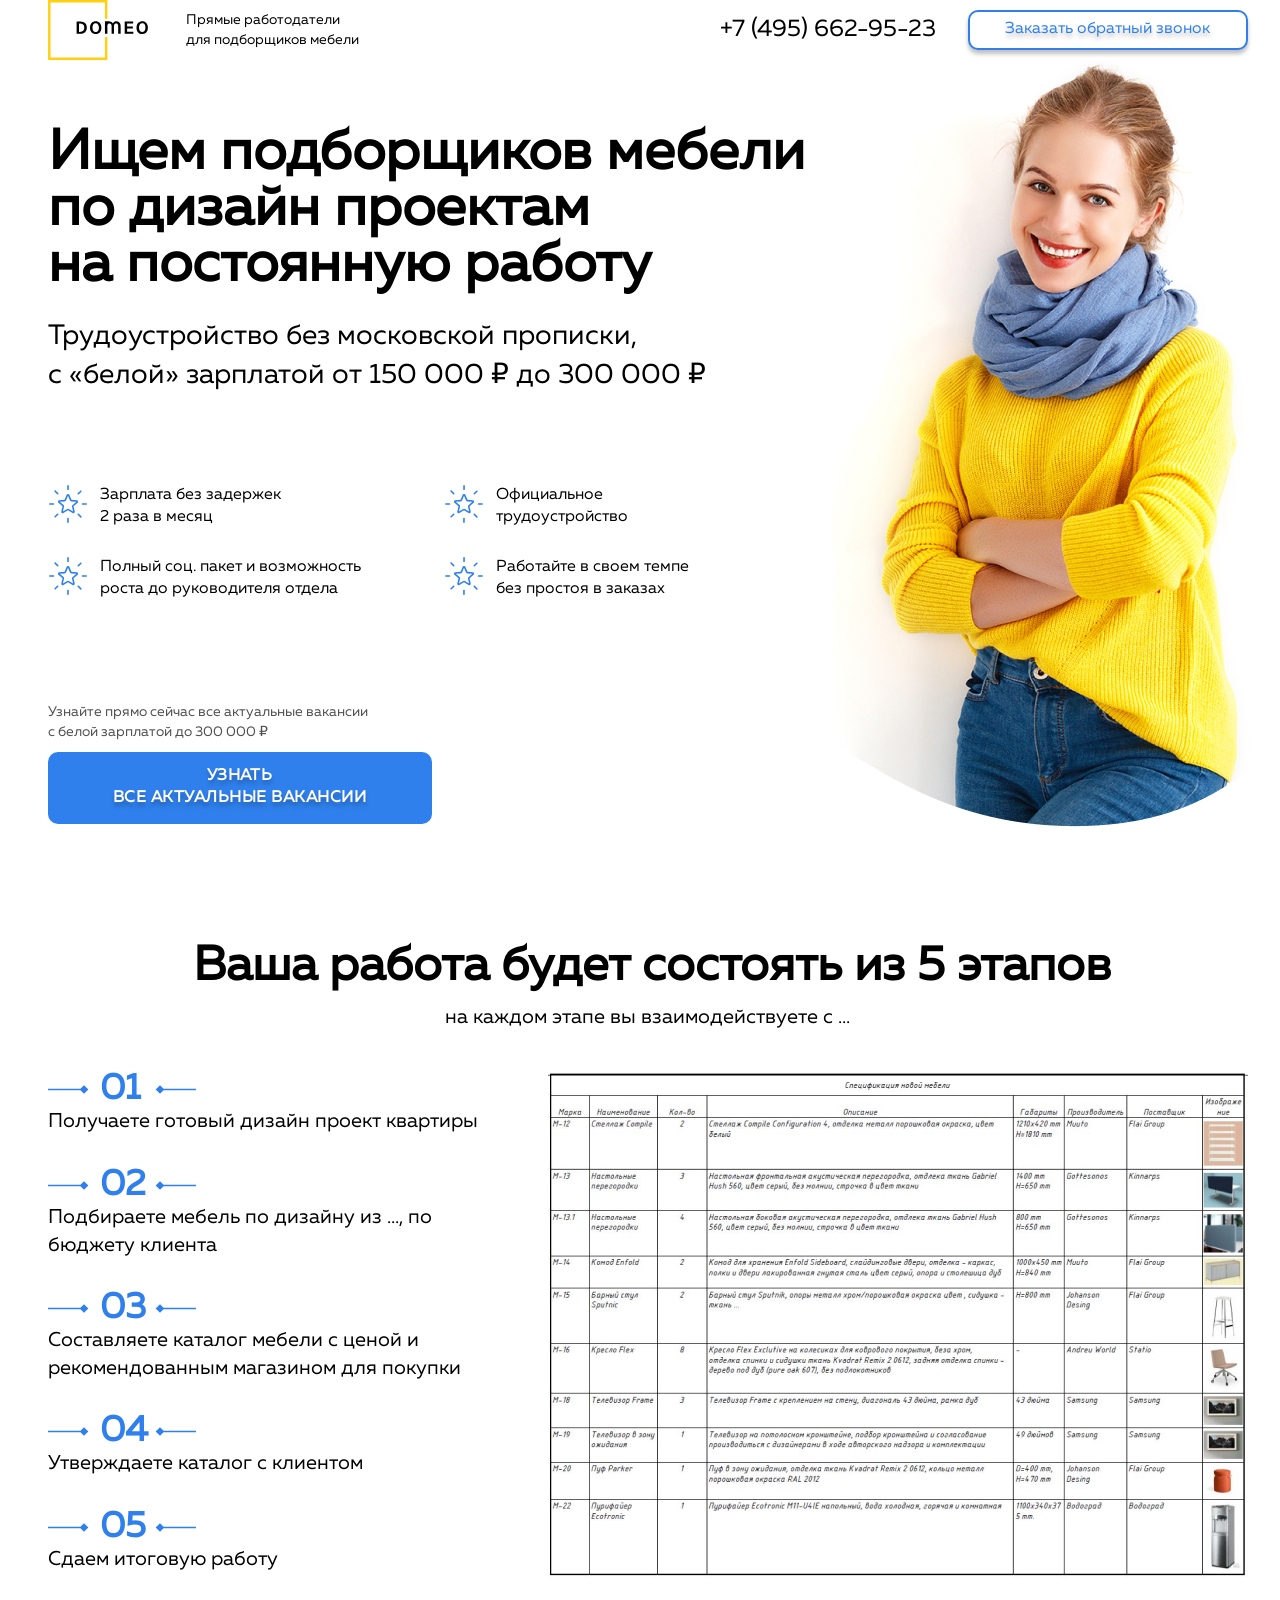
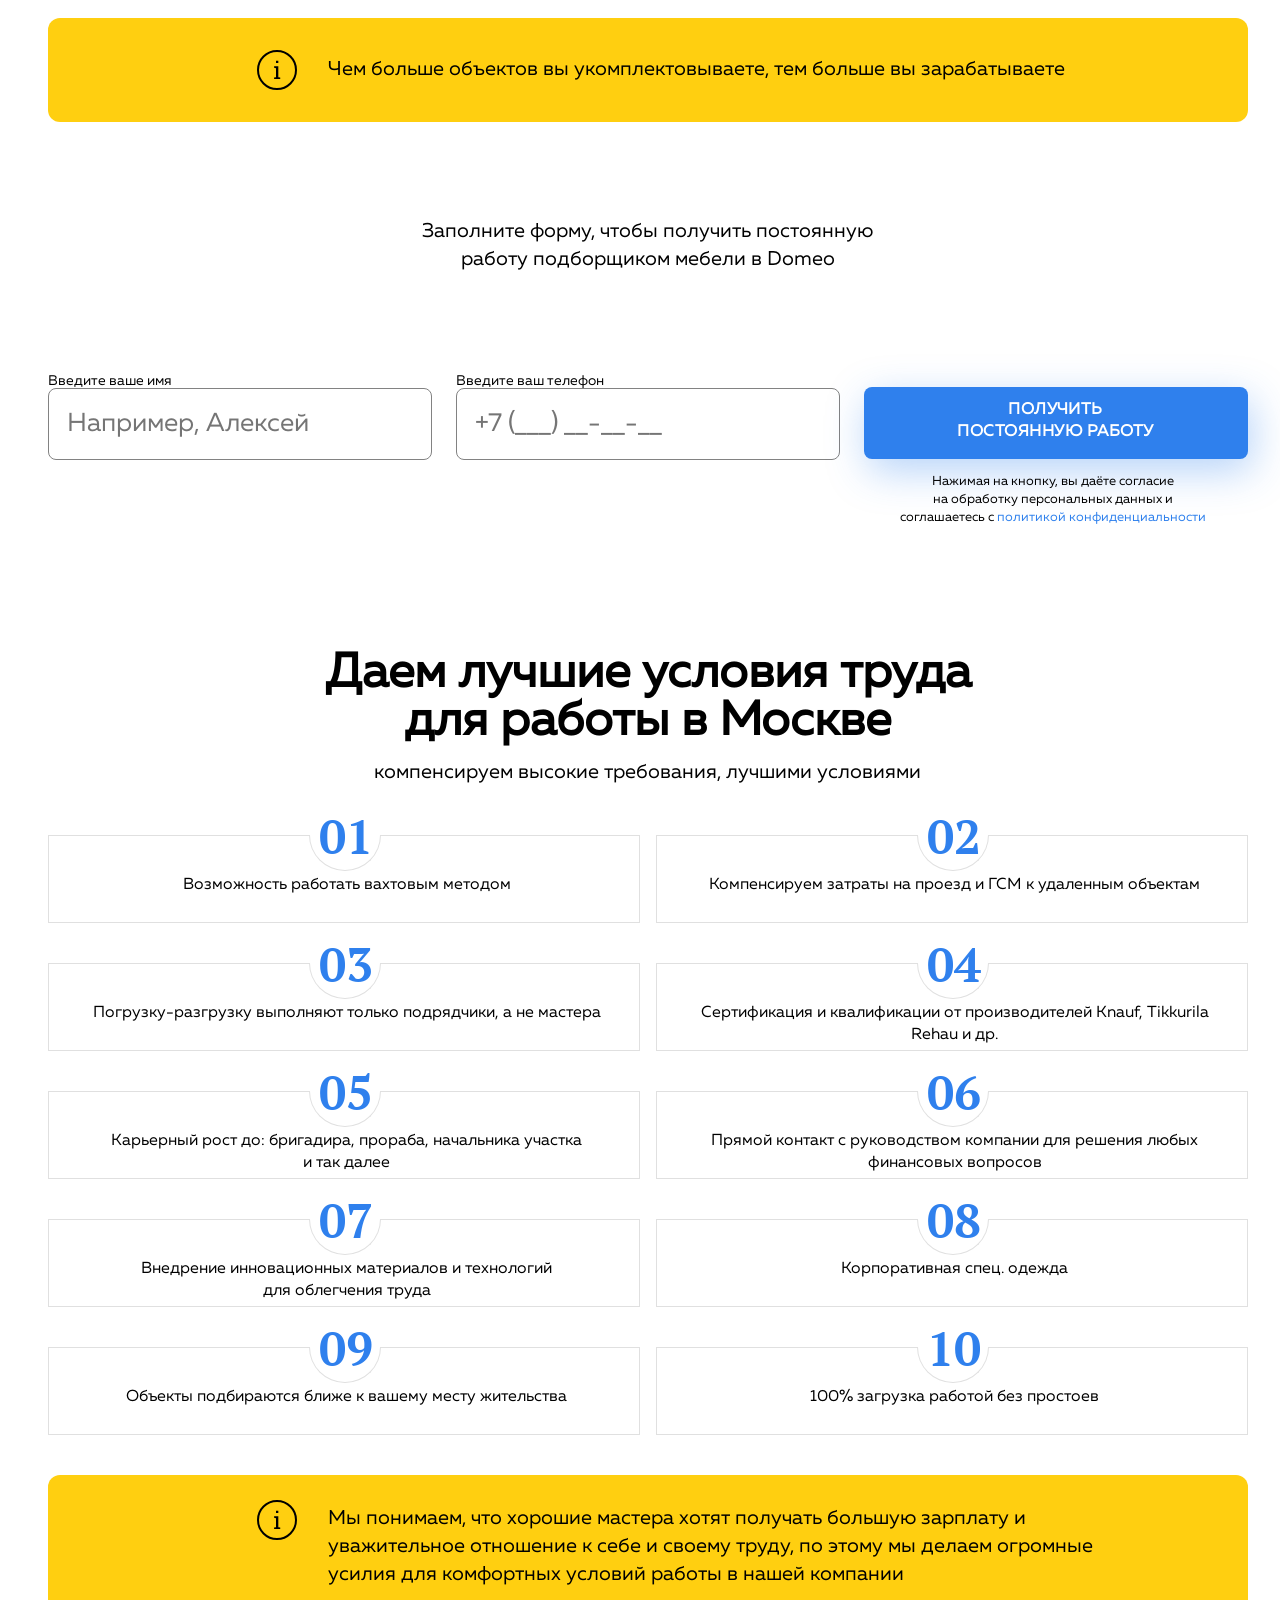
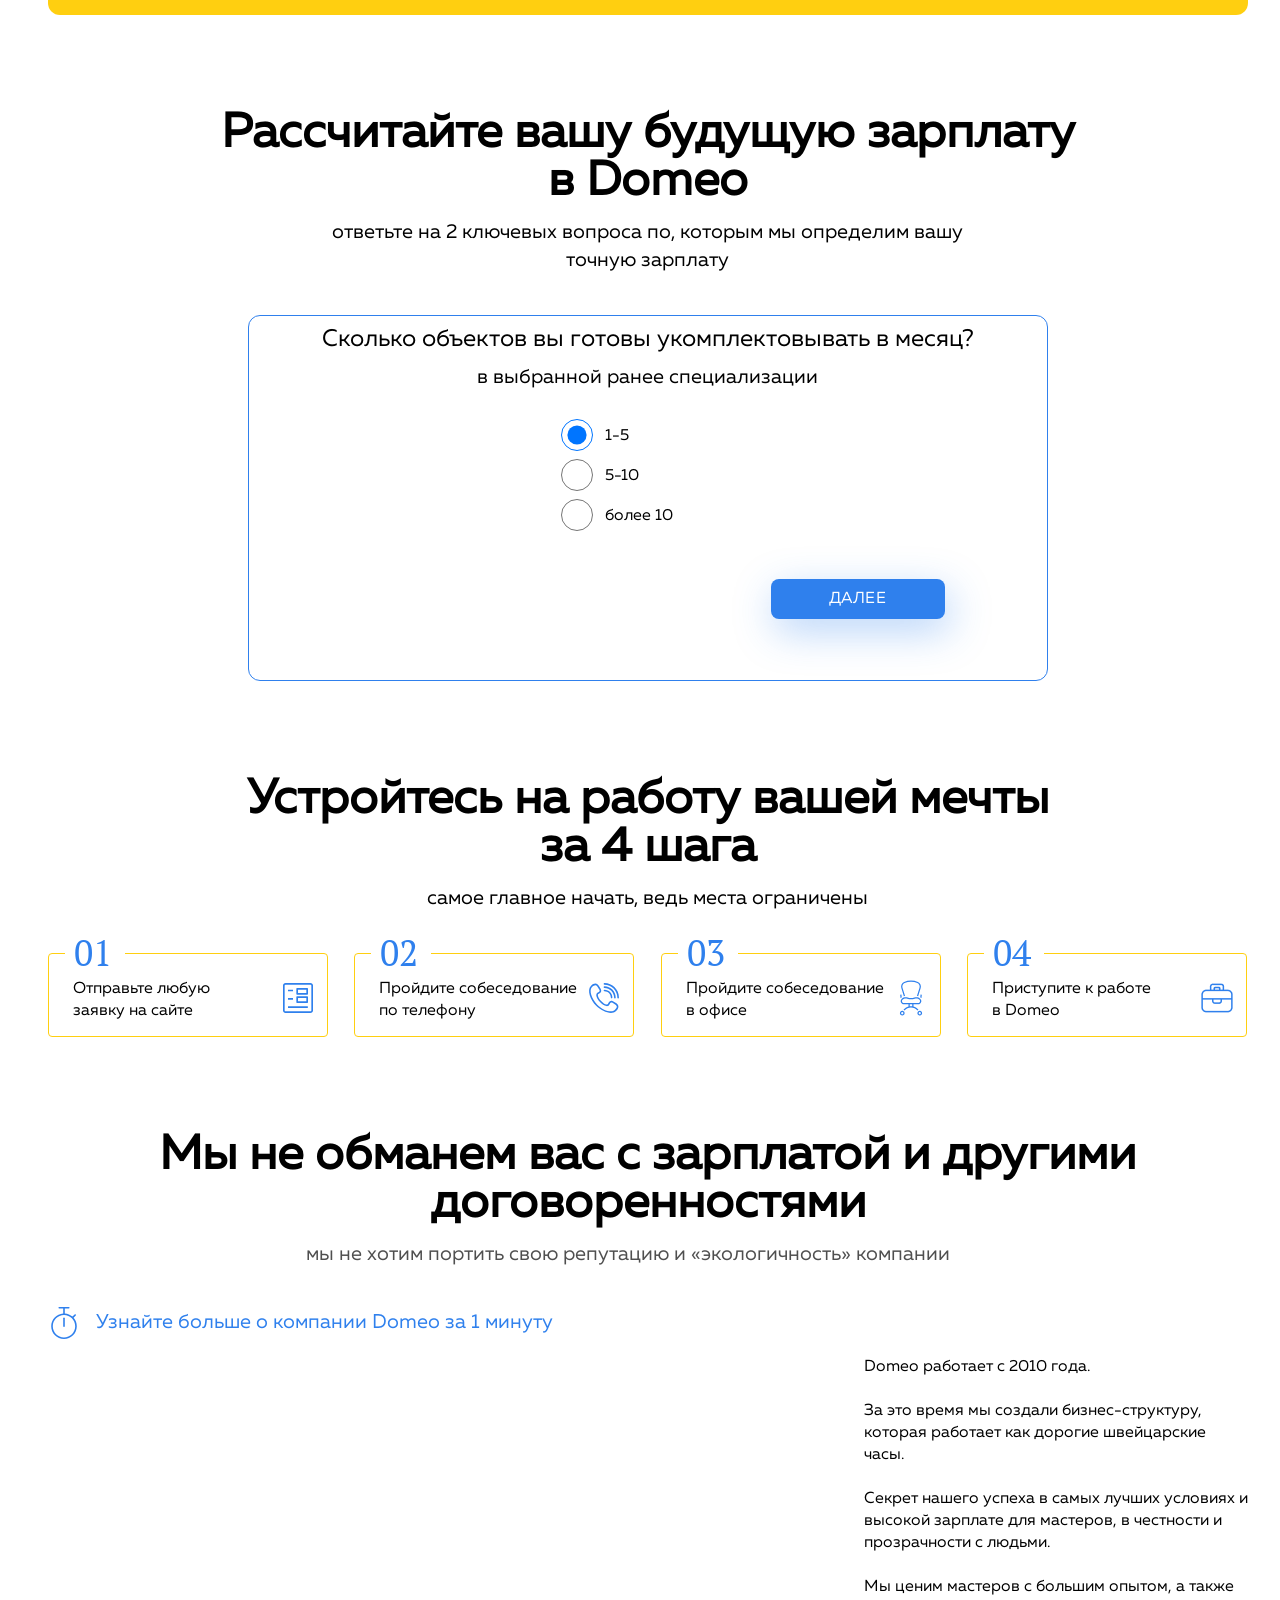
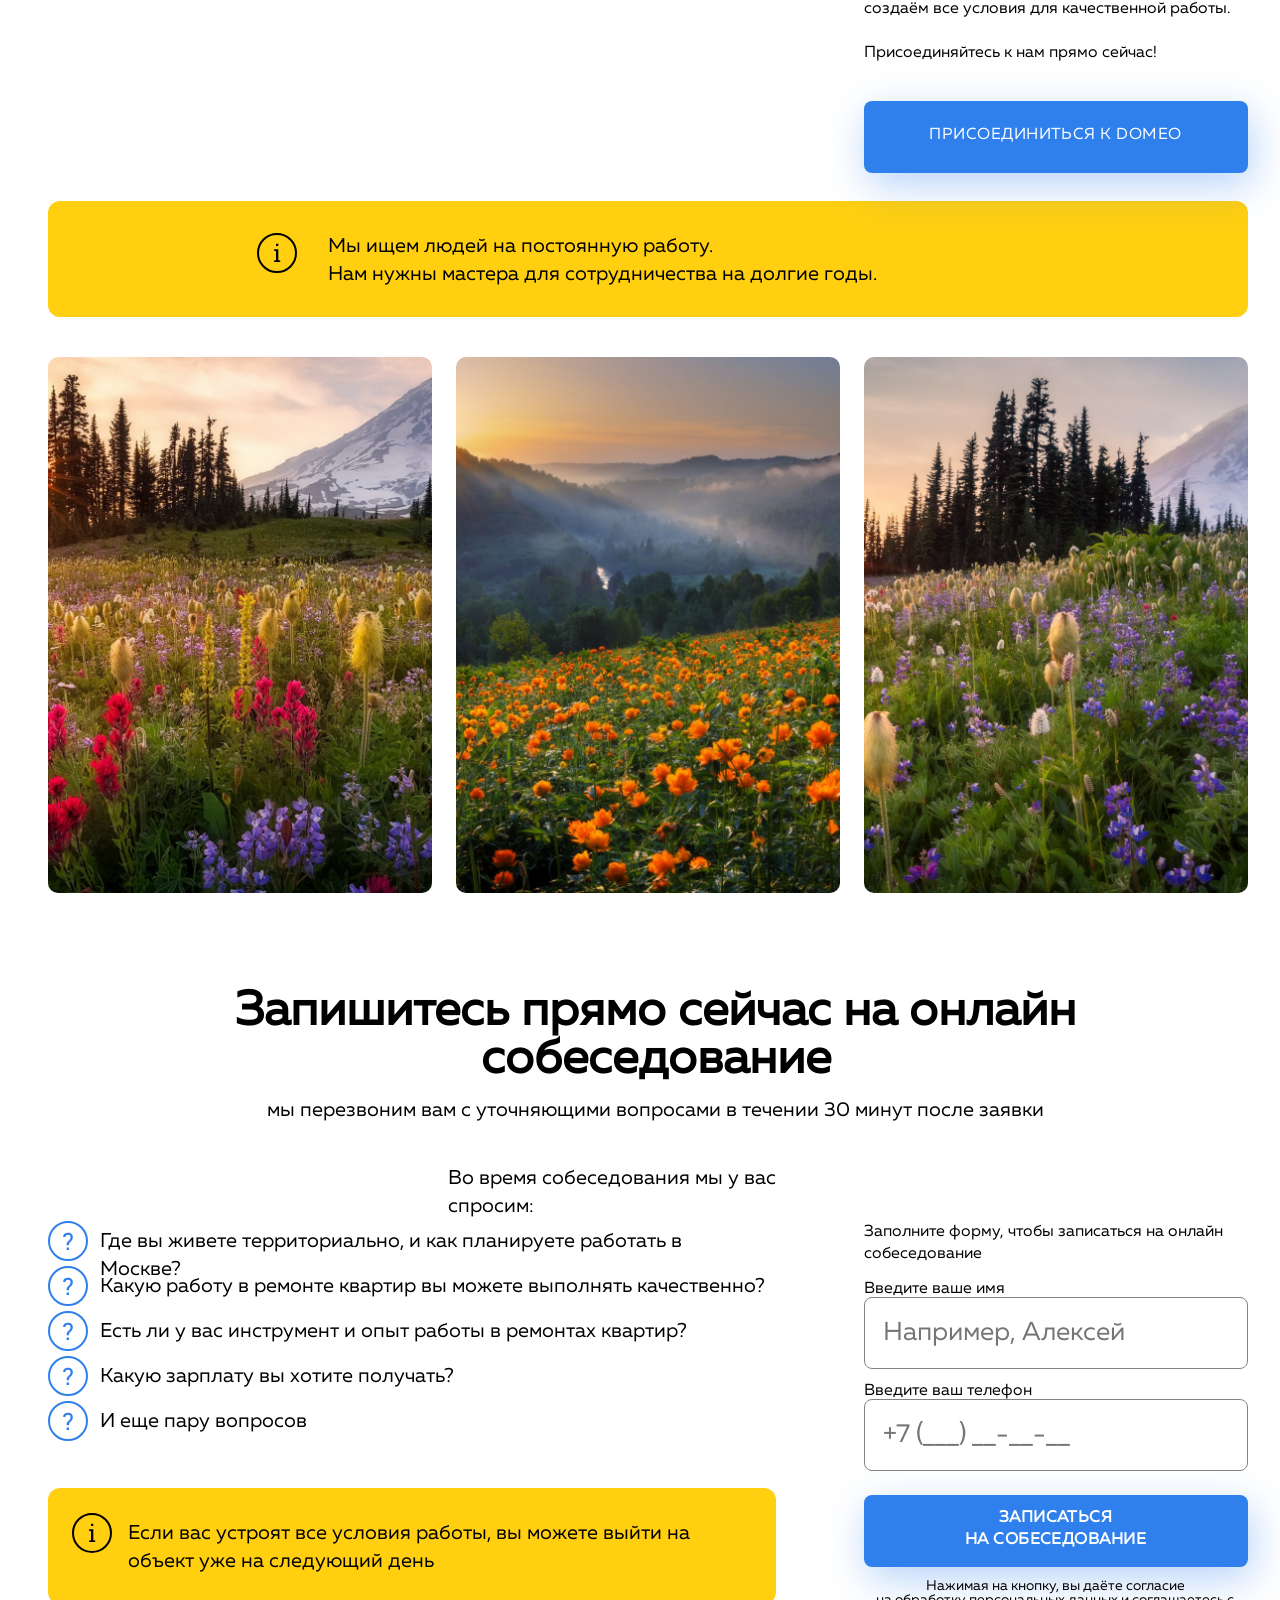
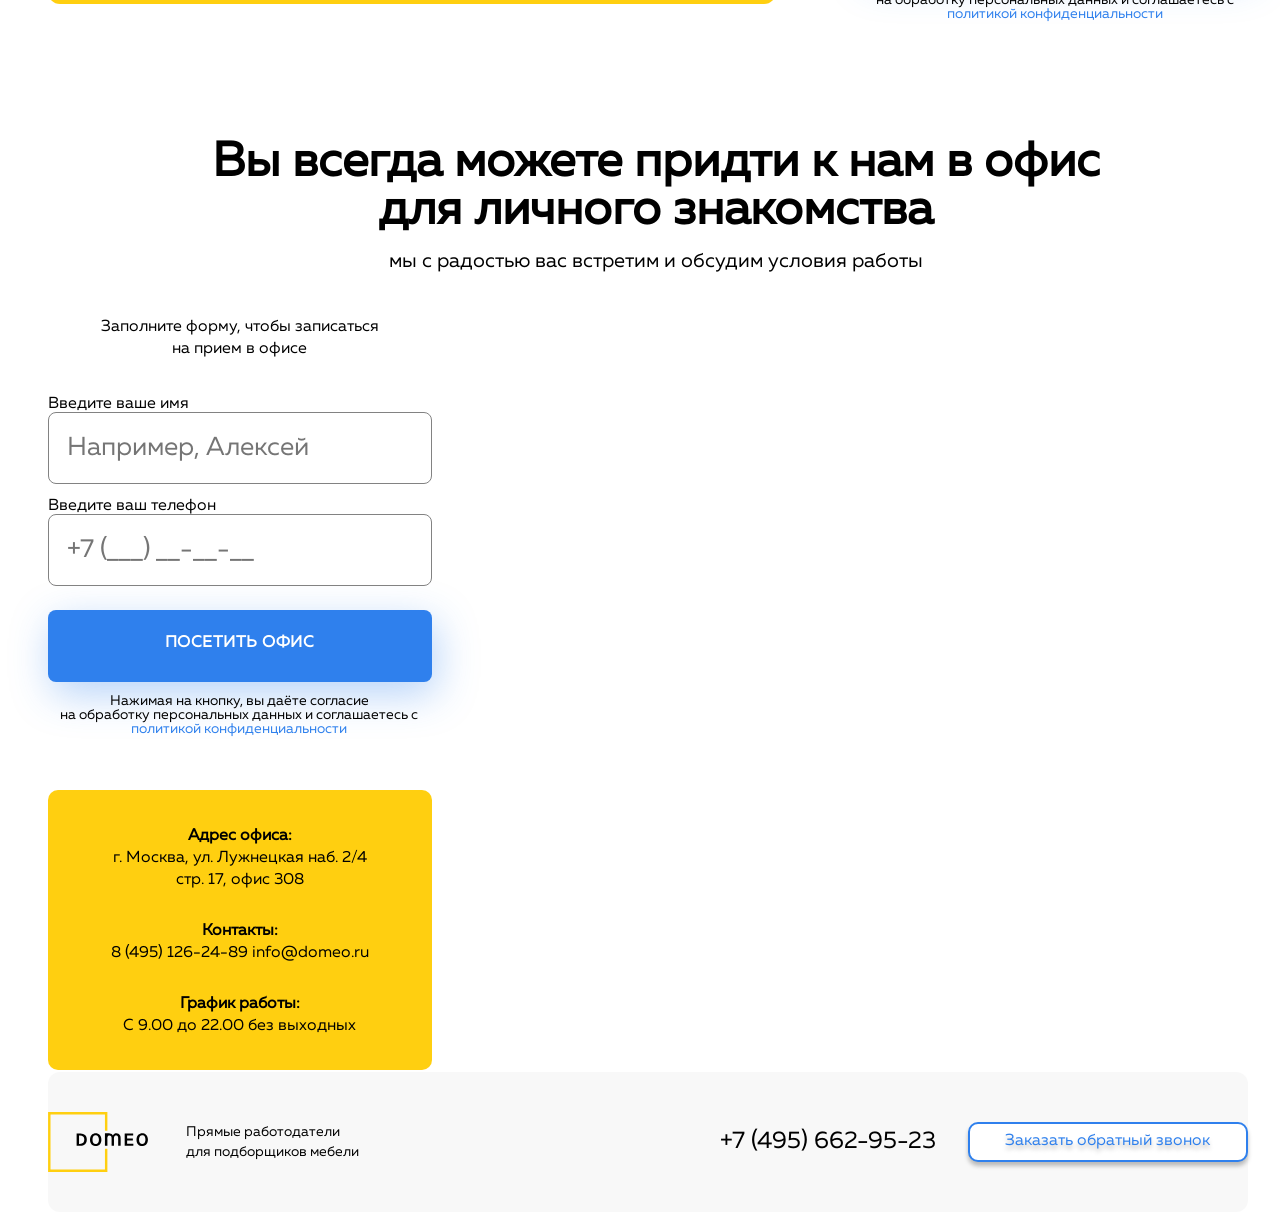
<file: index.html>
<!DOCTYPE html>
<html lang="ru">

<head>
   <meta charset="UTF-8">
   <meta http-equiv="X-UA-Compatible" content="IE=edge">
   <meta name="viewport" content="width=1200, initial-scale=1.0">
   <title>Document</title>
   <link rel="stylesheet" href="css/style.css">
</head>

<body>
   <div class="wrapper">
      <div class="container">
         <header class="header">
            <div class="header__info">
               <div class="header__logo">
                  <img src="img/icon/logo-black 1.svg" alt="">
               </div>
               <div class="header__text">
                  Прямые работодатели <br>
                  для подборщиков мебели
               </div>
            </div>
            <div class="header__call">
               <div class="header__phone">
                  <a class="number" href="tel:74956629523">+7 (495) 662-95-23</a>
               </div>
               <div class="header__link">
                  <button class="header__button">
                     <span>Заказать обратный звонок</span>
                  </button>
               </div>
            </div>
         </header>
         <div class="search">
            <div class="search__content">
               <div class="search__title">
                  Ищем подборщиков мебели
                  по дизайн проектам <br>
                  на постоянную работу
               </div>
               <div class="search__subtitle">
                  Трудоустройство без московской прописки, <br> с «белой» зарплатой от 150 000 ₽ до 300 000 ₽
               </div>
               <div class="search__items">
                  <ul class="search__list">
                     <li>Зарплата без задержек <br> 2 раза в месяц</li>
                     <li>Официальное <br>трудоустройство</li>
                     <li>Полный соц. пакет и возможность роста до руководителя отдела
                     </li>
                     <li>Работайте в своем темпе <br> без простоя в заказах</li>
                  </ul>
               </div>
               <div class="search__text">
                  Узнайте прямо сейчас все актуальные вакансии с белой зарплатой до 300 000 ₽
               </div>
               <div class="search__link">
                  <a target="blank" href="https://hh.ru/">
                     <span>Узнать <br> все актуальные вакансии</span></a>
               </div>
            </div>
            <div class="search__img">
               <img src="img/yellow.jpg" alt="">
            </div>
         </div>
         <div class="work">
            <div class="work__title">
               Ваша работа будет состоять из 5 этапов
            </div>
            <div class="work__subtitle">
               на каждом этапе вы взаимодействуете с ...
            </div>
            <div class="work__inner">
               <div class="work__box">
                  <ol class="work__list">
                     <li class="work__list-item">
                        <h4> Получаете готовый дизайн проект квартиры</h4>
                     </li>
                     <li class="work__list-item">
                        <h4> Подбираете мебель по дизайну из ..., по бюджету клиента
                        </h4>
                     <li class="work__list-item">
                        <h4>Составляете каталог мебели с ценой и рекомендованным магазином для покупки</h4>
                     </li>
                     <li class="work__list-item">
                        <h4>Утверждаете каталог с клиентом</h4>
                     </li>
                     <li class="work__list-item">
                        <h4>Сдаем итоговую работу </h4>
                     </li>
                  </ol>
               </div>
               <div class="work__img">
                  <img class="work__img-tabl" src="img/kompl.png" alt="">
               </div>
            </div>
            <div class="work__info">
               <h4 class="work__info-text">Чем больше объектов вы укомплектовываете, тем больше вы зарабатываете</h4>
            </div>
            <div class="work__form">
               <div class="work__title-form">
                  Заполните форму, чтобы получить постоянную работу подборщиком мебели в Domeo
               </div>
               <div class="form">
                  <form action="#" class="work__userdata">
                     <div class="work__form-name">
                        <label for="username">Введите ваше имя</label> <br><input class="work__username"
                           placeholder="   Например, Алексей" type="text" id="username">
                     </div>
                     <div class="work__form-phone">
                        <label for="userohone"> Введите ваш телефон</label> <br>
                        <input class="phone__data" placeholder="   +7 (___) __-__-__" type="tel" id=>
                     </div>
                     <a href="" class="work__form-link">
                        <span>Получить<br>
                           постоянную работу</span>
                     </a>
                  </form>
               </div>
            </div>
            <div class="work__agree">
               Нажимая на кнопку, вы даёте согласие <br> на обработку персональных данных и соглашаетесь c <a
                  target="blank" href="http://www.consultant.ru/document/cons_doc_LAW_61801/">политикой
                  конфиденциальности</a>
            </div>
         </div>
         <div class="best">
            <div class="best__title">
               Даем лучшие условия труда <br>
               для работы в Москве
            </div>
            <div class="best__subtitle">
               компенсируем высокие требования, лучшими условиями
            </div>
            <div class="best__box">
               <ul class="best__items box__list">
                  <li class="box__item">
                     <h4 class="box__text">
                        Возможность работать вахтовым методом
                     </h4>
                  </li>
                  <li class="box__item">
                     <h4 class="box__text">
                        Компенсируем затраты на проезд и ГСМ к удаленным объектам
                     </h4>
                  </li>
                  <li class="box__item">
                     <h4 class="box__text">
                        Погрузку-разгрузку выполняют только подрядчики, а не мастера
                     </h4>
                  </li>
                  <li class="box__item">
                     <h4 class="box__text">
                        Сертификация и квалификации от производителей Knauf, Tikkurila Rehau и др.
                     </h4>
                  </li>
                  <li class="box__item">
                     <h4 class="box__text">
                        Карьерный рост до: бригадира, прораба, начальника участка <br> и так далее
                     </h4>
                  </li>
                  <li class="box__item">
                     <h4 class="box__text">
                        Прямой контакт с руководством компании для решения любых финансовых вопросов
                     </h4>
                  </li>
                  <li class="box__item">
                     <h4 class="box__text">
                        Внедрение инновационных материалов и технологий <br> для облегчения труда
                     </h4>
                  </li>
                  <li class="box__item">
                     <h4 class="box__text">Корпоративная спец. одежда</h4>
                  </li>
                  <li class="box__item">
                     <h4 class="box__text">Объекты подбираются ближе к вашему месту жительства</h4>
                  </li>
                  <li class="box__item">
                     <h4 class="box__text">100% загрузка работой без простоев</h4>
                  </li>
               </ul>
            </div>
            <div class="best__info">
               <h4 class="best__info-text">
                  Мы понимаем, что хорошие мастера хотят получать большую зарплату и уважительное отношение к себе и
                  своему труду, по этому мы делаем огромные усилия для комфортных условий работы в нашей компании
               </h4>
            </div>
         </div>
         <div class="question">
            <div class="question__title">
               Рассчитайте вашу будущую зарплату <br> в Domeo
            </div>
            <div class="question__subtitle">
               ответьте на 2 ключевых вопроса по, которым мы определим вашу точную зарплату
            </div>
            <div class="question__inner inner__box">
               <div class="inner__title">
                  Сколько объектов вы готовы укомплектовывать в месяц?
               </div>
               <div class="inner__subtitle">
                  в выбранной ранее специализации
               </div>
               <div class="inner__radio">
                  <P>
                     <input class="inner__radio-size" checked type="radio" name="easy" value="1-5">
                     <span>1-5 </span>
                  </P>
                  <p>
                     <input class="inner__radio-size" type="radio" name="easy" value="5-10"> <span>5-10</span>
                  </p>
                  <p>
                     <input class="inner__radio-size" type="radio" name="easy" value=">10"> <span>более 10</span>
                  </p>
               </div>
               <div class="question__link">
                  <a class=" question__next" href="#"> <span>Далее</span></a>
               </div>
            </div>
         </div>
         <div class="steps">
            <div class="step__title">
               Устройтесь на работу вашей мечты <br> за 4 шага
            </div>
            <div class="step__subtitle">
               <h4> самое главное начать, ведь места ограничены</h4>
            </div>
            <div class="step__list">
               <ul class="step__item">
                  <li class="step__item-text">
                     <h4>Отправьте любую <br> заявку на сайте </h4>
                  </li>
                  <li class="step__item-text">
                     <h4> Пройдите собеседование
                        по телефону</h4>
                  </li>
                  <li class="step__item-text">
                     <h4> Пройдите собеседование в офисе</h4>
                  </li>
                  <li class="step__item-text">
                     <h4>Приступите к работе <br>
                        в Domeo
                  </li>
                  </h4>
               </ul>
            </div>
         </div>
         <div class="about">
            <div class="about__title">
               Мы не обманем вас с зарплатой и другими договоренностями
            </div>
            <div class="about__subtitle">
               мы не хотим портить свою репутацию и «экологичность» компании
            </div>
            <div class="about__box">
               <div class="about__us">
                  <div class="about__us-title">
                     Узнайте больше о компании Domeo за 1 минуту
                  </div>
                  <div class="about__us-video">
                     <iframe width="696" height="395" src="https://www.youtube.com/embed/hfXUQuQV-4o"
                        title="YouTube video player" frameborder="0"
                        allow="accelerometer; autoplay; clipboard-write; encrypted-media; gyroscope; picture-in-picture"
                        allowfullscreen></iframe>
                  </div>
               </div>
               <div class="about__text">
                  <p> Domeo работает с 2010 года. </p> <br>
                  <p>За это время мы создали бизнес-структуру, которая работает как дорогие швейцарские часы. </p> <br>
                  <p>Секрет нашего успеха в самых лучших условиях и высокой зарплате для мастеров, в честности и
                     прозрачности с людьми. </p> <br>
                  <p>Мы ценим мастеров с большим опытом, а также создаём все условия для качественной работы. </p>
                  <br>
                  <p>Присоединяйтесь к нам прямо сейчас!</p>
                  <div class="about__link">
                     <a target="blank" href="https://hh.ru/"> <span>Присоединиться к DOMEO </span> </a>
                  </div>
               </div>
            </div>
            <div class="about__info">
               <h4>
                  Мы ищем людей на постоянную работу. <br>
                  Нам нужны мастера для сотрудничества на долгие годы.
               </h4>
            </div>
            <div class="about__img">
               <a target="blank" href="img/leto1.jpg"><img src="img/leto1.jpg"></a>
               <a target="blank" href="img/leto2.jpg"><img src="img/leto2.jpg" alt=""></a>
               <a target="blank" href="img/leto3.jpg"><img src="img/leto3.jpg" alt=""></a>
            </div>
         </div>
         <div class="make">
            <div class="make__title">Запишитесь прямо сейчас на онлайн собеседование</div>
            <div class="make__subtitle">мы перезвоним вам с уточняющими вопросами в течении 30 минут после заявки</div>
            <div class="make__question">Во время собеседования мы у вас спросим:</div>
            <div class="make__box">
               <div class="make__list">
                  <ul class="make__items">
                     <li class="make__item">
                        Где вы живете территориально, и как планируете работать в Москве?
                     </li>
                     <li class="make__item">
                        Какую работу в ремонте квартир вы можете выполнять качественно?
                     </li>
                     <li class="make__item">
                        Есть ли у вас инструмент и опыт работы в ремонтах квартир?
                     </li>
                     <li class="make__item">
                        Какую зарплату вы хотите получать?
                     </li>
                     <li class="make__item">
                        И еще пару вопросов
                     </li>
                  </ul>
                  <div class="make__info">
                     <h4>Если вас устроят все условия работы, вы можете выйти на объект уже на следующий день</h4>
                  </div>
               </div>
               <div class="make__form">
                  <div class="make__form-text">Заполните форму, чтобы записаться на онлайн собеседование </div>
                  <div class="make__form-form">
                     <form action="#">
                        <div class="make__form-name">
                           <label for="username">Введите ваше имя</label> <br><input class="work__username"
                              placeholder="   Например, Алексей" type="text" id="username">
                        </div>
                        <div class="make__form-phone">
                           <label for="userohone"> Введите ваш телефон</label> <br>
                           <input class="phone__data" placeholder="   +7 (___) __-__-__" type="tel" id="userphone">
                        </div>

                        <a href="" class="make__form-link">
                           <span>Записаться<br>
                              на собеседование</span>
                        </a>
                        <div class="make__agree">
                           Нажимая на кнопку, вы даёте согласие <br> на обработку персональных данных и соглашаетесь c
                           <a target="blank" href="http://www.consultant.ru/document/cons_doc_LAW_61801/">политикой
                              конфиденциальности</a>
                        </div>
                     </form>
                  </div>
               </div>
            </div>
         </div>
         <div class="home">
            <div class="home__title">
               Вы всегда можете придти к нам в офис <br> для личного знакомства
            </div>
            <div class="home__subtitle">
               мы с радостью вас встретим и обсудим условия работы
            </div>
            <div class="home__box-text"> Заполните форму, чтобы записаться <br> на прием в офисе</div>
            <div class="home__box">
               <div class="home__column">
                  <form action="" class="home__form">
                     <div class="home__form-name">
                        <label for="username">Введите ваше имя</label> <br><input class="work__username"
                           placeholder="   Например, Алексей" type="text" id="username">
                     </div>
                     <div class="home__form-phone">
                        <label for="userohone"> Введите ваш телефон</label> <br>
                        <input class="phone__data" placeholder="   +7 (___) __-__-__" type="tel" id="userphone">
                     </div>

                     <a href="" class="home__form-link">
                        <span>Посетить офис</span>
                     </a>



                     <div class="home__agree">
                        Нажимая на кнопку, вы даёте согласие <br> на обработку персональных данных и соглашаетесь c
                        <a target="blank" href="http://www.consultant.ru/document/cons_doc_LAW_61801/">политикой
                           конфиденциальности</a>
                     </div>


                     <div class="home__day">
                        <div class="home__adress">


                           <h4> Адрес офиса:</h4>
                           <p> г. Москва, ул. Лужнецкая наб. 2/4 стр. 17, офис 308</p>
                        </div>
                        <div class="home__contacts">
                           <h4> Контакты:</h4>
                           <p> 8 (495) 126-24-89
                              info@domeo.ru</p>
                        </div>
                        <div class="home__day-work">
                           <h4> График работы:</h4>
                           <p> С 9.00 до 22.00
                              без выходных
                           </p>
                        </div>
                     </div>
                  </form>




               </div>
               <div class="home__map">
                  <iframe
                     src="https://yandex.ru/map-widget/v1/?um=constructor%3Aebc0e2997dcefbc552db37cb1e95a00e9b538ce843aa52d683c7057718547611&amp;source=constructor"
                     width="780" height="658" frameborder="0"></iframe>
               </div>
            </div>
         </div>
         <footer class="footer">
            <div class="footer__info">
               <div class="footer__logo">
                  <img src="img/icon/logo-black 1.svg" alt="">
               </div>
               <div class="footer__text">
                  Прямые работодатели <br>
                  для подборщиков мебели
               </div>
            </div>
            <div class="footer__call">
               <div class="footer__phone">
                  <a class="number" href="tel:74956629523">+7 (495) 662-95-23</a>
               </div>
               <div class="footer__link">
                  <button class="footer__button">
                     <span>Заказать обратный звонок</span>
                  </button>
               </div>
            </div>
         </footer>
      </div>
   </div>
</body>

</html>
</file>
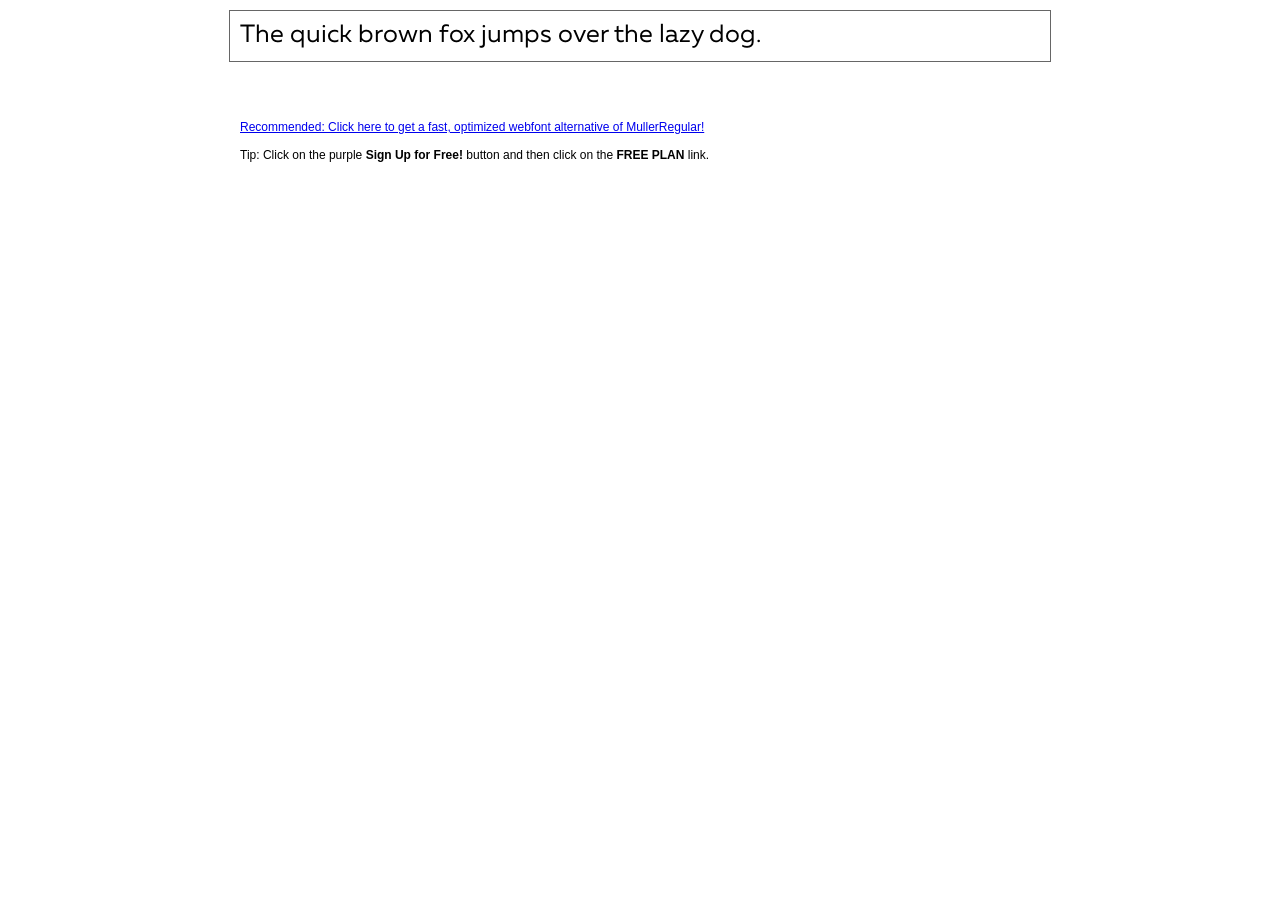
<file: fonts/Muller Regular/demo.html>
<!DOCTYPE html PUBLIC "-//W3C//DTD XHTML 1.0 Transitional//EN" "http://www.w3.org/TR/xhtml1/DTD/xhtml1-transitional.dtd">
<html xmlns="http://www.w3.org/1999/xhtml">
<head>
	<meta http-equiv="Content-Type" content="text/html; charset=utf-8" />
	<title>@font-face Demo</title>
	<link rel="stylesheet" href="fonts.css" type="text/css" charset="utf-8" />
	<style type="text/css">
	body {
		background-color:white;
		font-family:Verdana,Tahoma,Arial,Sans-Serif;
		color:black;
		font-size:12px;
	}

	.demo
	{
		font-family:'Conv_Muller Regular',Sans-Serif;
		width:800px;
		margin:10px auto;
		text-align:left;
		border:1px solid #666;
		padding:10px;
	}

	.hint
	{
		font-family:'Conv_Sansus Webissimo-Regular',Sans-Serif;
		width:800px;
		margin:10px auto;
		text-align:left;
		border:1px;
		padding:10px;
	}

	</style>
</head>
<body>
	<div class="demo" style="font-size:25px">
		The quick brown fox jumps over the lazy dog.
	</div>

	<br>
	<br>
	<div class="hint">
		<a href="http://www.font2web.com/searchfreewebfont.php?MullerRegular">Recommended: Click here to get a fast, optimized webfont alternative of MullerRegular!</a><br><br>
		Tip: Click on the purple <strong>Sign Up for Free!</strong> button and then click on the <strong>FREE PLAN</strong> link.
	</div>

</body>
</html>
</file>
<file: css/style.css>
@charset "UTF-8";
@import url("https://fonts.googleapis.com/css2?family=PT+Serif:wght@700&display=swap");
@font-face {
  font-family: "Muller";
  src: url("../fonts/Muller Regular.eot");
  src: local("☺"), url("../fonts/Muller Regular.woff") format("woff"), url("../fonts/Muller Regular.ttf") format("truetype"), url("../fonts/Muller Regular.svg") format("svg");
  font-weight: normal;
  font-style: normal;
}

/*Обнуление*/
* {
  padding: 0;
  margin: 0;
  border: 0;
}

*,
*:before,
*:after {
  -webkit-box-sizing: border-box;
  box-sizing: border-box;
}

:focus,
:active {
  outline: none;
}

a:focus,
a:active {
  outline: none;
}

nav,
footer,
header,
aside {
  display: block;
}

html,
body {
  height: 100%;
  width: 100%;
  font-size: 100%;
  line-height: 1;
  font-size: 14px;
  -ms-text-size-adjust: 100%;
  -moz-text-size-adjust: 100%;
  -webkit-text-size-adjust: 100%;
}

input,
button,
textarea {
  font-family: inherit;
}

input::-ms-clear {
  display: none;
}

button {
  cursor: pointer;
}

button::-moz-focus-inner {
  padding: 0;
  border: 0;
}

a,
a:visited {
  text-decoration: none;
}

a:hover {
  text-decoration: none;
}

ul li {
  list-style: none;
}

img {
  vertical-align: top;
}

h1,
h2,
h3,
h4,
h5,
h6 {
  font-size: inherit;
  font-weight: 400;
}

/*--------------------*/
body {
  font-family: "Muller";
  padding-left: 15px;
}

.wrapper {
  display: -webkit-box;
  display: -ms-flexbox;
  display: flex;
  -webkit-box-orient: vertical;
  -webkit-box-direction: normal;
      -ms-flex-direction: column;
          flex-direction: column;
  -webkit-box-flex: 0;
      -ms-flex: 0 1 auto;
          flex: 0 1 auto;
  min-height: 100%;
}

.container {
  width: 1200px;
  margin: 0px auto;
}

.container .header {
  display: -webkit-box;
  display: -ms-flexbox;
  display: flex;
  -webkit-box-pack: justify;
      -ms-flex-pack: justify;
          justify-content: space-between;
}

.container .header .header__info {
  display: -webkit-box;
  display: -ms-flexbox;
  display: flex;
}

.container .header .header__info .header__logo {
  width: 100px;
  height: 60px;
}

.container .header .header__info .header__text {
  font-size: 14px;
  line-height: 20px;
  width: 260px;
  height: 40px;
  margin: 10px 0 0 38px;
}

.container .header .header__call {
  display: -webkit-box;
  display: -ms-flexbox;
  display: flex;
}

.container .header .header__call .header__phone {
  font-weight: 500;
  font-size: 24px;
  line-height: 34px;
  margin: 13px 32px 0 0;
}

.container .header .header__call .header__phone a {
  color: #000;
}

.container .header .header__call .header__button {
  width: 280px;
  height: 40px;
  border: 2px solid #2f80ed;
  border-radius: 10px;
  font-size: 16px;
  line-height: 19px;
  text-align: center;
  margin: 10px 0;
  padding: 4px 0 5px;
  -webkit-box-shadow: 0px 4px 4px 0px #00000040;
          box-shadow: 0px 4px 4px 0px #00000040;
  background-color: #fff;
}

.container .header .header__call .header__button span {
  display: block;
  color: #2f80ed;
  text-shadow: 0px 4px 4px #00000040;
}

.search {
  display: -webkit-box;
  display: -ms-flexbox;
  display: flex;
  -webkit-box-pack: justify;
      -ms-flex-pack: justify;
          justify-content: space-between;
}

.search__content {
  margin-top: 66px;
  width: 780px;
}

.search__title {
  font-weight: 700;
  font-size: 56px;
  line-height: 56px;
  margin: 0 0 24px 0;
}

.search__subtitle {
  font-size: 28px;
  line-height: 39px;
  margin: 0 0 88px 0;
}

.search__items {
  height: 120px;
}

.search__list {
  display: -webkit-box;
  display: -ms-flexbox;
  display: flex;
  -ms-flex-wrap: wrap;
      flex-wrap: wrap;
  -webkit-box-pack: justify;
      -ms-flex-pack: justify;
          justify-content: space-between;
}

.search__list li {
  background: url(../img/icon/noun_Star.svg) no-repeat;
  padding-left: 52px;
  font-size: 16px;
  line-height: 22px;
  height: 44px;
  width: 321px;
  margin-right: 44px;
  margin-bottom: 28px;
}

.search__text {
  margin: 98px 0 8px 0;
  height: 40px;
  width: 324px;
  font-size: 14px;
  line-height: 20px;
  color: #4f4f4f;
}

.search__link {
  width: 384px;
  height: 72px;
  border: 2px solid #2f80ed;
  border-radius: 10px;
  font-size: 16px;
  line-height: 19px;
  text-align: center;
  margin: 10px 0;
  background-color: #2f80ed;
}

.search__link span {
  display: block;
  height: 70px;
  letter-spacing: 0.03em;
  text-transform: uppercase;
  font-weight: 700;
  font-size: 16px;
  color: #fff;
  line-height: 22px;
  text-shadow: 0px 4px 4px #00000040;
  padding: 11px 0 0 0;
}

.search__img {
  height: 788px;
  width: 454px;
  margin: 0px -38px 96px 23px;
}

.work__title {
  font-weight: 700;
  font-size: 48px;
  line-height: 48px;
  width: 926px;
  height: 48px;
  margin: 0 0 12px 145px;
}

.work__subtitle {
  font-size: 20px;
  line-height: 28px;
  width: 596px;
  height: 28px;
  margin: 0 auto 40px;
  text-align: center;
}

.form {
  margin-top: 96px;
}

.work__inner {
  display: -webkit-box;
  display: -ms-flexbox;
  display: flex;
  -webkit-box-pack: justify;
      -ms-flex-pack: justify;
          justify-content: space-between;
  margin: 0 0 40px 0;
}

.work__box {
  color: #2f80ed;
  width: 100%;
}

.work__list {
  list-style: none;
  counter-reset: number;
  height: 506px;
}

.work__list-item {
  counter-increment: number;
  margin-bottom: 50px;
  font-weight: 700;
  font-size: 36px;
  line-height: 36px;
  width: 450px;
  height: 36px;
  background: url(../img/icon/number.svg) no-repeat;
  background-position: 0 2px;
  background-size: 148px 36px;
  margin: 0 0 87px 0;
}

.work__list-item h4 {
  font-size: 20px;
  line-height: 28px;
  color: #000;
}

.work__list-item::before {
  content: "0" counter(number);
  padding-left: 52px;
}

.work__list-item::nth-child(n + 10)::before {
  content: counter(number);
}

.work__list-item:first-child {
  margin: 0 0 60px 0;
}

.work__list-item:nth-child(4) {
  margin: 0 0 60px 0;
}

.work__img {
  width: 700px;
  height: 506px;
}

.work__info {
  display: block;
  height: 104px;
  font-size: 20px;
  line-height: 28px;
  background-color: #ffcf10;
  border-radius: 12px;
  background-image: url(../img/icon/info.svg);
  background-repeat: no-repeat;
  background-size: 40px 40px;
  background-position: 209px 32px;
  padding: 38px 0 0 280px;
  margin: 0 0 96px 0;
}

.work__info h4 {
  width: 784px;
  height: 28px;
}

.work__title-form {
  margin: 0 auto 46px;
  width: 488px;
  height: 60px;
  text-align: center;
  font-size: 20px;
  line-height: 28px;
}

.work__userdata {
  display: -webkit-box;
  display: -ms-flexbox;
  display: flex;
  -webkit-box-pack: justify;
      -ms-flex-pack: justify;
          justify-content: space-between;
  height: 87px;
}

.work__username {
  border: 1px solid #828282;
  border-radius: 8px;
  width: 384px;
  height: 72px;
  font-size: 26px;
}

.phone__data {
  width: 384px;
  height: 72px;
  border: 1px solid #828282;
  border-radius: 8px;
  font-size: 26px;
}

.work__form-link {
  margin: 13px 0 0 0;
  width: 384px;
  height: 72px;
  font-weight: 700;
  font-size: 16px;
  line-height: 22px;
  background-color: #2f80ed;
  -webkit-box-shadow: 4px 12px 40px rgba(47, 128, 237, 0.35);
          box-shadow: 4px 12px 40px rgba(47, 128, 237, 0.35);
  border-radius: 8px;
}

.work__form-link span {
  display: block;
  color: #fff;
  text-transform: uppercase;
  letter-spacing: 0.03em;
  text-align: center;
  height: 72px;
  padding: 12px 0 0 0;
}

.work__agree {
  height: 56px;
  width: 310px;
  text-align: center;
  font-size: 13px;
  line-height: 18px;
  margin: 12px 0 122px 850px;
  -webkit-box-align: right;
      -ms-flex-align: right;
          align-items: right;
}

.work__agree a {
  color: #2f80ed;
}

.best__title {
  font-weight: 700;
  font-size: 48px;
  line-height: 48px;
  text-align: center;
  width: 1008px;
  height: 96px;
  margin: 0 auto 12px;
}

.best__subtitle {
  font-size: 20px;
  line-height: 28px;
  text-align: center;
  margin: 0 0 48px 0;
}

.box__list {
  counter-reset: number;
  display: -webkit-box;
  display: -ms-flexbox;
  display: flex;
  -ms-flex-wrap: wrap;
      flex-wrap: wrap;
  -webkit-box-pack: justify;
      -ms-flex-pack: justify;
          justify-content: space-between;
}

.box__item {
  display: block;
  width: 592px;
  height: 88px;
  counter-increment: number;
  border: 1px solid #e0e0e0;
  font-weight: bold;
  font-size: 48px;
  line-height: 64px;
  margin: 0 0 40px 0;
  position: relative;
  font-family: "PT Serif";
}

.box__item .box__text {
  display: block;
  font-weight: normal;
  font-size: 16px;
  line-height: 22px;
  width: 558px;
  height: 40px;
  text-align: center;
  margin: 38px 15px 10px 19px;
  position: relative;
  font-family: "Muller";
}

.box__item::before {
  content: "0" counter(number);
  z-index: 3;
  position: absolute;
  top: -32px;
  left: 270px;
  color: #2f80ed;
}

.box__item:nth-child(n + 10)::before {
  content: counter(number);
}

.box__text::before {
  content: "";
  position: absolute;
  top: -39px;
  left: 241px;
  width: 72px;
  height: 36px;
  border: 1px solid #e0e0e0;
  z-index: 2;
  background-color: #fff;
  border-radius: 0 0 40px 40px;
  border-top: none;
}

.best__info {
  display: block;
  height: 140px;
  font-size: 20px;
  line-height: 28px;
  background-color: #ffcf10;
  border-radius: 12px;
  background-image: url(../img/icon/info.svg);
  background-repeat: no-repeat;
  background-size: 40px 40px;
  background-position: 209px 25px;
  padding: 30px 0 0 280px;
  margin: 0 0 96px 0;
}

.best__info h4 {
  width: 784px;
  height: 84px;
}

.question__title {
  font-weight: 700;
  font-size: 48px;
  line-height: 48px;
  text-align: center;
  width: 1008px;
  height: 96px;
  margin: 0 auto 12px;
}

.question__subtitle {
  height: 56px;
  width: 642px;
  font-size: 20px;
  line-height: 28px;
  text-align: center;
  margin: 0 auto 40px;
}

.inner__box {
  margin: 0 auto 96px;
  width: 800px;
  height: 366px;
  border: 1px solid #2f80ed;
  border-radius: 12px;
}

.inner__box .inner__title {
  width: 770px;
  height: 24px;
  font-weight: 500;
  font-size: 24px;
  line-height: 24px;
  margin: 12px auto;
  text-align: center;
}

.inner__box .inner__subtitle {
  width: 483px;
  height: 22px;
  font-size: 20px;
  line-height: 28px;
  margin: 0 auto 33px;
  text-align: center;
}

.inner__box .inner__radio {
  font-size: 16px;
  line-height: 22px;
  margin: 0 0 52px 0;
}

.inner__box .inner__radio p {
  margin: 0 0 12px 312px;
  width: 120px;
}

.inner__box .inner__radio p input {
  width: 32px;
  height: 32px;
  margin-right: 12px;
}

.inner__box .inner__radio p span {
  display: block;
  margin: -33px 0 10px 44px;
}

.inner__box .question__link {
  width: 174px;
  height: 40px;
  background-color: #2f80ed;
  -webkit-box-shadow: 4px 12px 40px rgba(47, 128, 237, 0.35);
          box-shadow: 4px 12px 40px rgba(47, 128, 237, 0.35);
  border-radius: 8px;
  margin: 0 0 24px 522px;
}

.inner__box .question__link span {
  display: block;
  color: #fff;
  text-transform: uppercase;
  letter-spacing: 0.03em;
  text-align: center;
  height: 40px;
  padding: 9px 0 0 0;
  font-size: 16px;
  line-height: 22px;
}

.steps {
  margin: 0 0 96px 0;
}

.steps .step__title {
  margin: 0 auto 12px;
  font-weight: bold;
  font-size: 48px;
  line-height: 48px;
  width: 1008px;
  height: 96px;
  text-align: center;
  font-weight: 700;
}

.steps .step__subtitle {
  font-size: 20px;
  line-height: 28px;
  margin: 0 auto 40px;
  text-align: center;
  width: 642px;
  height: 28px;
}

.steps .step__list {
  margin: 0 0 96px 0;
}

.steps .step__list .step__item {
  display: -webkit-box;
  display: -ms-flexbox;
  display: flex;
  -webkit-box-pack: justify;
      -ms-flex-pack: justify;
          justify-content: space-between;
  counter-reset: number;
  font-size: 16px;
  line-height: 22px;
  margin-bottom: 96px;
}

.steps .step__list .step__item .step__item-text {
  display: block;
  counter-increment: number;
  border: 1px solid #ffcf10;
  border-radius: 4px;
  font-size: 36px;
  line-height: 48px;
  position: relative;
  width: 280px;
  height: 84px;
}

.steps .step__list .step__item .step__item-text h4 {
  font-size: 16px;
  line-height: 22px;
  height: 40px;
  width: 200px;
  margin: 24px 0 0 24px;
}

.steps .step__list .step__item .step__item-text::before {
  content: "0" counter(number);
  display: -webkit-box;
  display: -ms-flexbox;
  display: flex;
  font-family: "PT Serif";
  position: absolute;
  top: -25px;
  left: 16px;
  width: 60px;
  height: 47px;
  color: #2f80ed;
  background-color: #fff;
  -webkit-box-align: center;
      -ms-flex-align: center;
          align-items: center;
  padding-left: 9px;
  z-index: 2;
}

.steps .step__list .step__item .step__item-text:first-child {
  background: url(../img/icon/little/liat.svg) no-repeat;
  background-position: 229px 24px;
}

.steps .step__list .step__item .step__item-text:nth-child(2) {
  background: url(../img/icon/little/phone.svg) no-repeat;
  background-position: 229px 24px;
}

.steps .step__list .step__item .step__item-text:nth-child(3) {
  background: url(../img/icon/little/chair.svg) no-repeat;
  background-position: 229px 24px;
}

.steps .step__list .step__item .step__item-text:last-child {
  background: url(../img/icon/little/case.png) no-repeat;
  background-position: 229px 24px;
}

.about {
  margin: 0 0 96px 0;
}

.about__title {
  font-weight: 700;
  font-size: 48px;
  line-height: 48px;
  text-align: center;
  width: 1008px;
  height: 96px;
  margin: 0 auto 12px;
}

.about__subtitle {
  font-size: 20px;
  line-height: 28px;
  color: #4f4f4f;
  width: 684px;
  height: 28px;
  margin: 0 auto 40px;
}

.about__box {
  display: -webkit-box;
  display: -ms-flexbox;
  display: flex;
  -webkit-box-pack: justify;
      -ms-flex-pack: justify;
          justify-content: space-between;
}

.about__us-title {
  font-size: 20px;
  line-height: 28px;
  height: 32px;
  width: 601px;
  color: #2f80ed;
  padding: 0 0 0 48px;
  margin: 0 0 19px 0;
  position: relative;
}

.about__us-title::before {
  content: "";
  position: absolute;
  top: -2px;
  left: 0px;
  background: url(../img/icon/little/watch.svg) no-repeat;
  z-index: 2;
  width: 32px;
  height: 40px;
}

.about__text {
  width: 384px;
  height: 405px;
  margin: 47px 0 40px 0;
  font-size: 16px;
  line-height: 22px;
}

.about__text .about__link {
  display: block;
  width: 384px;
  height: 72px;
  background-color: #2f80ed;
  margin: 37px 0 0 0;
  padding: 23px 0 0 0;
  -webkit-box-shadow: 4px 12px 40px rgba(47, 128, 237, 0.35);
          box-shadow: 4px 12px 40px rgba(47, 128, 237, 0.35);
  border-radius: 8px;
}

.about__text .about__link span {
  display: block;
  text-transform: uppercase;
  letter-spacing: 0.03em;
  font-size: 16px;
  line-height: 22px;
  color: #fff;
  text-align: center;
}

.about__info {
  display: block;
  height: 116px;
  font-size: 20px;
  line-height: 28px;
  background-color: #ffcf10;
  border-radius: 12px;
  background-image: url(../img/icon/info.svg);
  background-repeat: no-repeat;
  background-size: 40px 40px;
  background-position: 209px 32px;
  padding: 32px 0 0 280px;
  margin: 0 0 40px 0;
}

.about__info h4 {
  width: 784px;
  height: 56px;
}

.about__img {
  display: -webkit-box;
  display: -ms-flexbox;
  display: flex;
  -webkit-box-pack: justify;
      -ms-flex-pack: justify;
          justify-content: space-between;
}

.about__img img {
  width: 384px;
  height: 536px;
  -webkit-transition: 0.5s;
  transition: 0.5s;
  -o-object-fit: cover;
     object-fit: cover;
  border-radius: 10px;
}

.about__img img:hover {
  -webkit-transform: scale(1.1);
          transform: scale(1.1);
}

.make__title {
  height: 96px;
  width: 1008px;
  text-align: center;
  font-weight: bold;
  font-size: 48px;
  line-height: 48px;
  margin: 0 0 12px 104px;
}

.make__subtitle {
  height: 28px;
  width: 818px;
  font-size: 20px;
  line-height: 28px;
  margin: 0 0 40px 199px;
  text-align: center;
}

.make__question {
  height: 28px;
  width: 417px;
  font-weight: 500;
  font-size: 20px;
  line-height: 28px;
  margin: 0 0 28px 400px;
}

.make__box {
  display: -webkit-box;
  display: -ms-flexbox;
  display: flex;
  -webkit-box-pack: justify;
      -ms-flex-pack: justify;
          justify-content: space-between;
  margin: 0 0 96px 0;
}

.make__box .make__items {
  margin-bottom: 42px;
}

.make__box .make__item {
  font-size: 20px;
  line-height: 28px;
  width: 718px;
  height: 45px;
  padding: 7px 0 0 52px;
  background: url(../img/icon/little/question.svg) no-repeat;
}

.make__info {
  display: block;
  height: 116px;
  width: 728px;
  font-size: 20px;
  line-height: 28px;
  background-color: #ffcf10;
  border-radius: 12px;
  background-image: url(../img/icon/info.svg);
  background-repeat: no-repeat;
  background-size: 40px 40px;
  background-position: 24px 25px;
  padding: 32px 0 0 80px;
  margin: 0 0 40px 0;
}

.make__info h4 {
  width: 615px;
  height: 56px;
}

.make__form-text {
  font-size: 16px;
  line-height: 22px;
  width: 384px;
  height: 60px;
  margin-bottom: 0 0 20px 0;
}

.make__form-name {
  margin: 0 0 14px 0;
}

.make__form-name label {
  font-size: 16px;
}

.make__form-phone {
  margin: 0 0 24px 0;
}

.make__form-phone label {
  font-size: 16px;
}

.make__form-link {
  display: block;
  width: 384px;
  height: 72px;
  font-weight: 700;
  font-size: 16px;
  line-height: 22px;
  background-color: #2f80ed;
  -webkit-box-shadow: 4px 12px 40px rgba(47, 128, 237, 0.35);
          box-shadow: 4px 12px 40px rgba(47, 128, 237, 0.35);
  border-radius: 8px;
  margin: 0 0 12px 0;
}

.make__form-link span {
  display: block;
  color: #fff;
  text-transform: uppercase;
  letter-spacing: 0.03em;
  text-align: center;
  height: 72px;
  padding: 12px 0 0 0;
}

.make__agree {
  width: 383px;
  height: 56px;
  text-align: center;
}

.make__agree a {
  color: #2f80ed;
}

.home__title {
  height: 96px;
  width: 1008px;
  text-align: center;
  font-weight: bold;
  font-size: 48px;
  line-height: 48px;
  margin: 0 0 12px 104px;
}

.home__subtitle {
  height: 28px;
  width: 818px;
  font-size: 20px;
  line-height: 28px;
  margin: 0 0 40px 199px;
  text-align: center;
}

.home__box {
  display: -webkit-box;
  display: -ms-flexbox;
  display: flex;
  -webkit-box-pack: justify;
      -ms-flex-pack: justify;
          justify-content: space-between;
}

.home__box-text {
  font-size: 16px;
  line-height: 22px;
  width: 384px;
  height: 60px;
  text-align: center;
  margin: 0 0 20px 0;
}

.home__form-name {
  margin: 0 0 14px 0;
}

.home__form-name label {
  font-size: 16px;
}

.home__form-phone {
  margin: 0 0 24px 0;
}

.home__form-phone label {
  font-size: 16px;
}

.home__form-link {
  display: block;
  width: 384px;
  height: 72px;
  font-weight: 700;
  font-size: 16px;
  line-height: 22px;
  background-color: #2f80ed;
  -webkit-box-shadow: 4px 12px 40px rgba(47, 128, 237, 0.35);
          box-shadow: 4px 12px 40px rgba(47, 128, 237, 0.35);
  border-radius: 8px;
  margin: 0 0 12px 0;
}

.home__form-link span {
  display: block;
  color: #fff;
  text-transform: uppercase;
  letter-spacing: 0.03em;
  text-align: center;
  height: 72px;
  padding: 22px 0 0 0;
}

.home__agree {
  width: 383px;
  height: 56px;
  text-align: center;
  margin: 0 0 40px 0;
}

.home__agree a {
  color: #2f80ed;
}

.home__day {
  text-align: center;
  width: 384px;
  height: 280px;
  display: -webkit-box;
  display: -ms-flexbox;
  display: flex;
  -webkit-box-orient: vertical;
  -webkit-box-direction: normal;
      -ms-flex-direction: column;
          flex-direction: column;
  -ms-flex-pack: distribute;
      justify-content: space-around;
  padding: 20px 52px 18px;
  font-size: 16px;
  line-height: 22px;
  background: #ffcf10;
  border-radius: 10px;
}

.home__day h4 {
  font-weight: 700;
}

.home__map {
  padding: 15px 0 0 0;
}

.footer {
  display: -webkit-box;
  display: -ms-flexbox;
  display: flex;
  -webkit-box-pack: justify;
      -ms-flex-pack: justify;
          justify-content: space-between;
  -webkit-box-align: center;
      -ms-flex-align: center;
          align-items: center;
  height: 140px;
  background: rgba(242, 242, 242, 0.5);
  border-radius: 12px;
  z-index: -1;
}

.footer .footer__info {
  display: -webkit-box;
  display: -ms-flexbox;
  display: flex;
  z-index: 2;
}

.footer .footer__info .header__logo {
  width: 100px;
  height: 60px;
}

.footer .footer__info .footer__text {
  font-size: 14px;
  line-height: 20px;
  width: 260px;
  height: 40px;
  margin: 10px 0 0 38px;
}

.footer .footer__call {
  display: -webkit-box;
  display: -ms-flexbox;
  display: flex;
}

.footer .footer__call .footer__phone {
  font-weight: 500;
  font-size: 24px;
  line-height: 34px;
  margin: 13px 32px 0 0;
}

.footer .footer__call .footer__phone a {
  color: #000;
}

.footer .footer__call .footer__button {
  width: 280px;
  height: 40px;
  border: 2px solid #2f80ed;
  border-radius: 10px;
  font-size: 16px;
  line-height: 19px;
  text-align: center;
  margin: 10px 0;
  padding: 4px 0 5px;
  -webkit-box-shadow: 0px 4px 4px 0px #00000040;
          box-shadow: 0px 4px 4px 0px #00000040;
  background-color: #fff;
}

.footer .footer__call .footer__button span {
  display: block;
  color: #2f80ed;
  text-shadow: 0px 4px 4px #00000040;
}
</file>
<file: fonts/Muller Regular/fonts.css>
/** Generated by FG **/
@font-face {
	font-family: 'Conv_Muller Regular';
	src: url('fonts/Muller Regular.eot');
	src: local('☺'), url('fonts/Muller Regular.woff') format('woff'), url('fonts/Muller Regular.ttf') format('truetype'), url('fonts/Muller Regular.svg') format('svg');
	font-weight: normal;
	font-style: normal;
}
</file>
